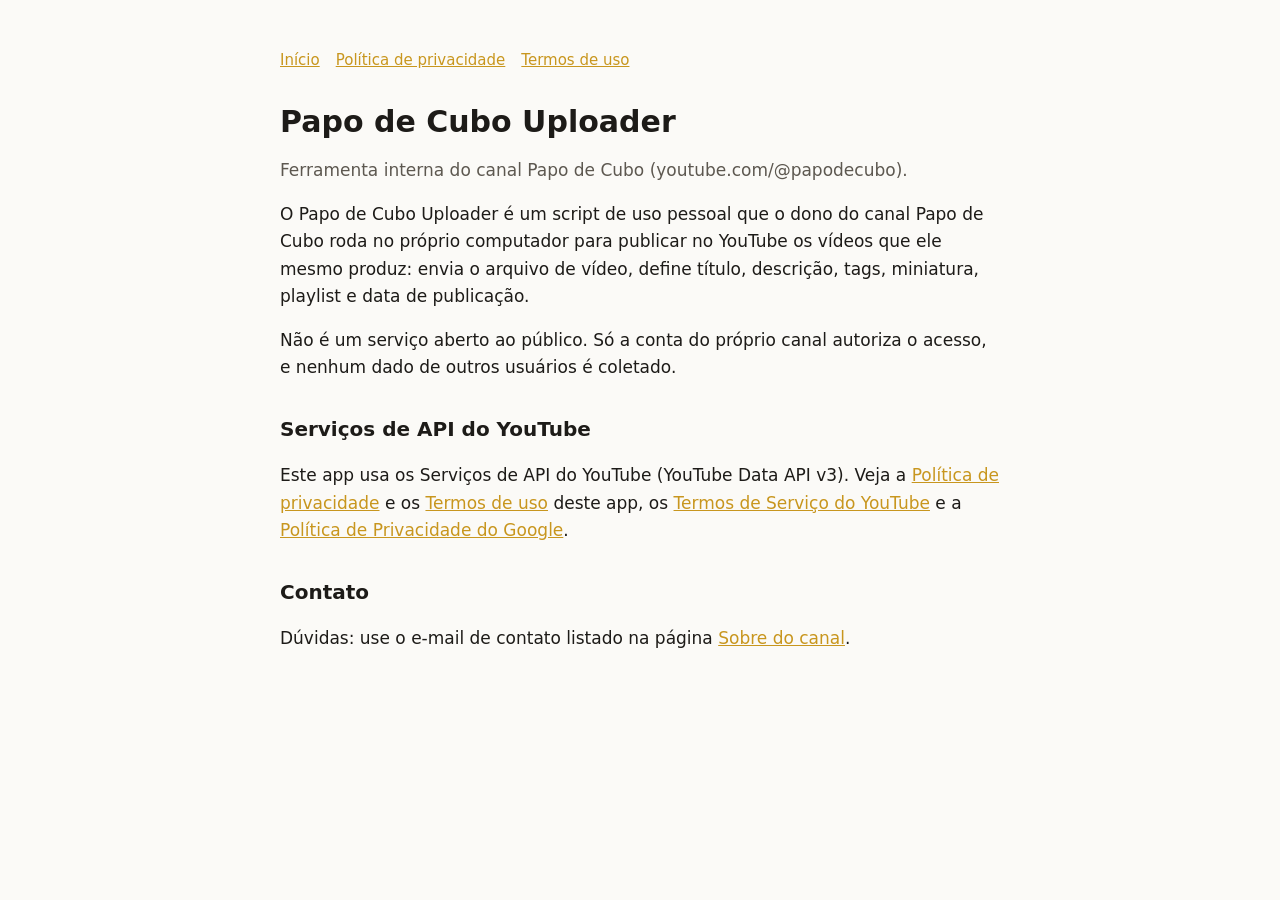
<file: index.html>
<!doctype html><html lang="pt-BR"><head><meta charset="utf-8"><meta name="viewport" content="width=device-width,initial-scale=1"><title>Papo de Cubo Uploader</title><link rel="stylesheet" href="style.css"></head><body><main>
<nav><a href="index.html">Início</a><a href="privacy.html">Política de privacidade</a><a href="terms.html">Termos de uso</a></nav>
<h1>Papo de Cubo Uploader</h1>
<p class="mut">Ferramenta interna do canal Papo de Cubo (youtube.com/@papodecubo).</p>
<p>O Papo de Cubo Uploader é um script de uso pessoal que o dono do canal Papo de Cubo roda no próprio computador para publicar no YouTube os vídeos que ele mesmo produz: envia o arquivo de vídeo, define título, descrição, tags, miniatura, playlist e data de publicação.</p>
<p>Não é um serviço aberto ao público. Só a conta do próprio canal autoriza o acesso, e nenhum dado de outros usuários é coletado.</p>
<h2>Serviços de API do YouTube</h2>
<p>Este app usa os Serviços de API do YouTube (YouTube Data API v3). Veja a <a href="privacy.html">Política de privacidade</a> e os <a href="terms.html">Termos de uso</a> deste app, os <a href="https://www.youtube.com/t/terms">Termos de Serviço do YouTube</a> e a <a href="https://policies.google.com/privacy">Política de Privacidade do Google</a>.</p>
<h2>Contato</h2>
<p>Dúvidas: use o e-mail de contato listado na página <a href="https://www.youtube.com/@papodecubo/about">Sobre do canal</a>.</p>
</main></body></html>
</file>
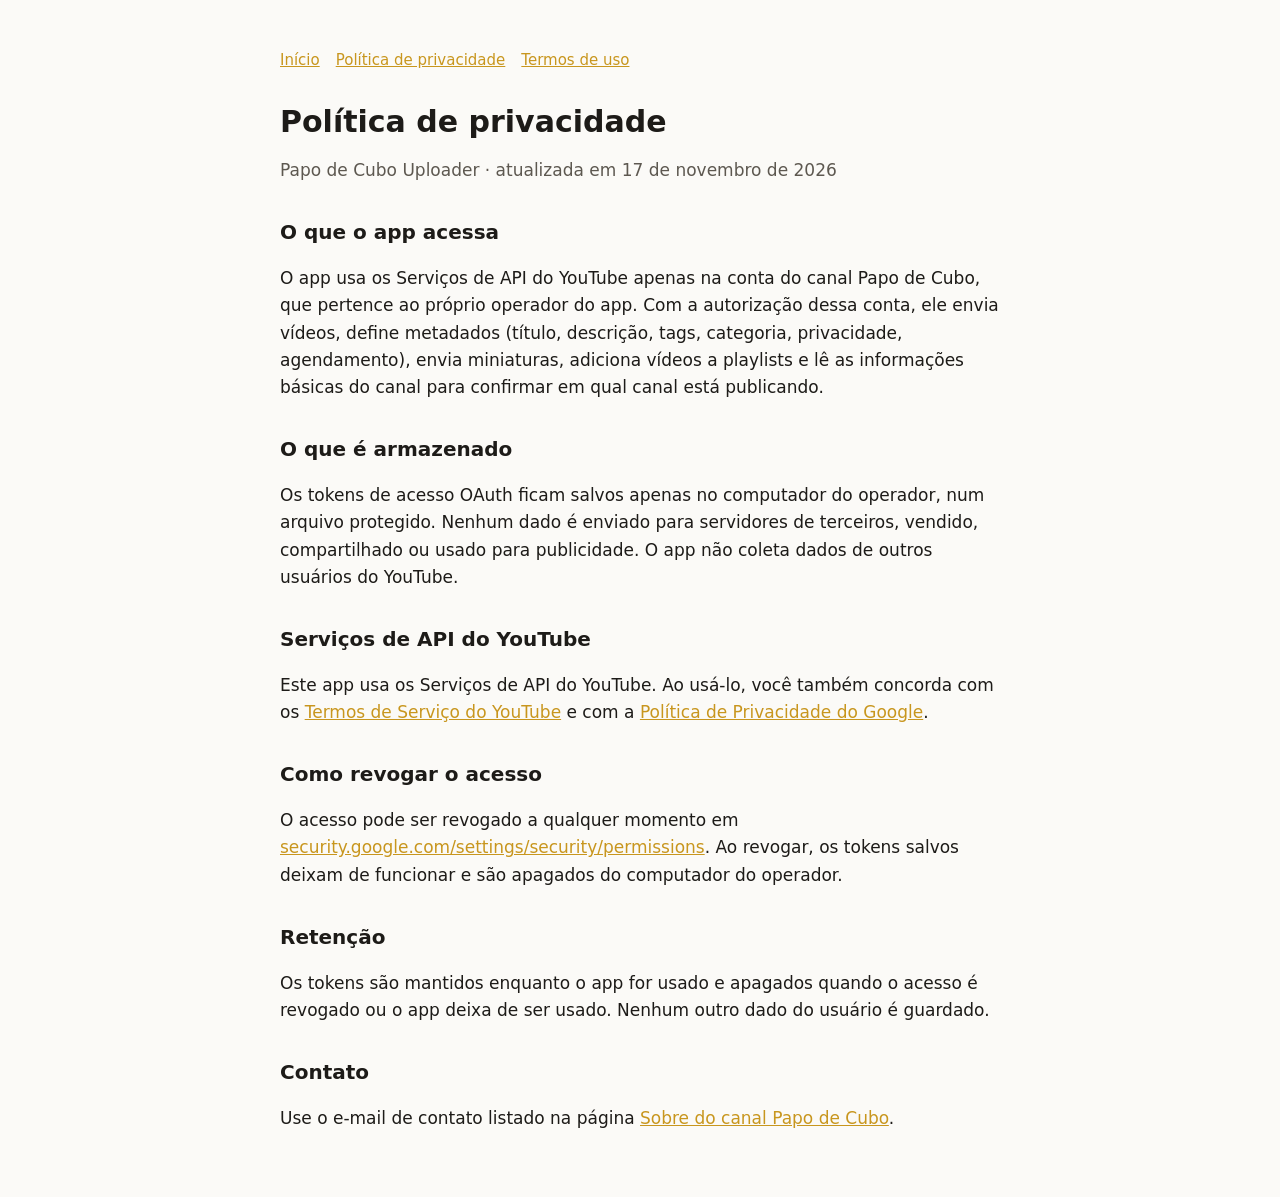
<file: privacy.html>
<!doctype html><html lang="pt-BR"><head><meta charset="utf-8"><meta name="viewport" content="width=device-width,initial-scale=1"><title>Política de privacidade</title><link rel="stylesheet" href="style.css"></head><body><main>
<nav><a href="index.html">Início</a><a href="privacy.html">Política de privacidade</a><a href="terms.html">Termos de uso</a></nav>
<h1>Política de privacidade</h1>
<p class="mut">Papo de Cubo Uploader · atualizada em 17 de novembro de 2026</p>
<h2>O que o app acessa</h2>
<p>O app usa os Serviços de API do YouTube apenas na conta do canal Papo de Cubo, que pertence ao próprio operador do app. Com a autorização dessa conta, ele envia vídeos, define metadados (título, descrição, tags, categoria, privacidade, agendamento), envia miniaturas, adiciona vídeos a playlists e lê as informações básicas do canal para confirmar em qual canal está publicando.</p>
<h2>O que é armazenado</h2>
<p>Os tokens de acesso OAuth ficam salvos apenas no computador do operador, num arquivo protegido. Nenhum dado é enviado para servidores de terceiros, vendido, compartilhado ou usado para publicidade. O app não coleta dados de outros usuários do YouTube.</p>
<h2>Serviços de API do YouTube</h2>
<p>Este app usa os Serviços de API do YouTube. Ao usá-lo, você também concorda com os <a href="https://www.youtube.com/t/terms">Termos de Serviço do YouTube</a> e com a <a href="https://policies.google.com/privacy">Política de Privacidade do Google</a>.</p>
<h2>Como revogar o acesso</h2>
<p>O acesso pode ser revogado a qualquer momento em <a href="https://security.google.com/settings/security/permissions">security.google.com/settings/security/permissions</a>. Ao revogar, os tokens salvos deixam de funcionar e são apagados do computador do operador.</p>
<h2>Retenção</h2>
<p>Os tokens são mantidos enquanto o app for usado e apagados quando o acesso é revogado ou o app deixa de ser usado. Nenhum outro dado do usuário é guardado.</p>
<h2>Contato</h2>
<p>Use o e-mail de contato listado na página <a href="https://www.youtube.com/@papodecubo/about">Sobre do canal Papo de Cubo</a>.</p>
</main></body></html>
</file>
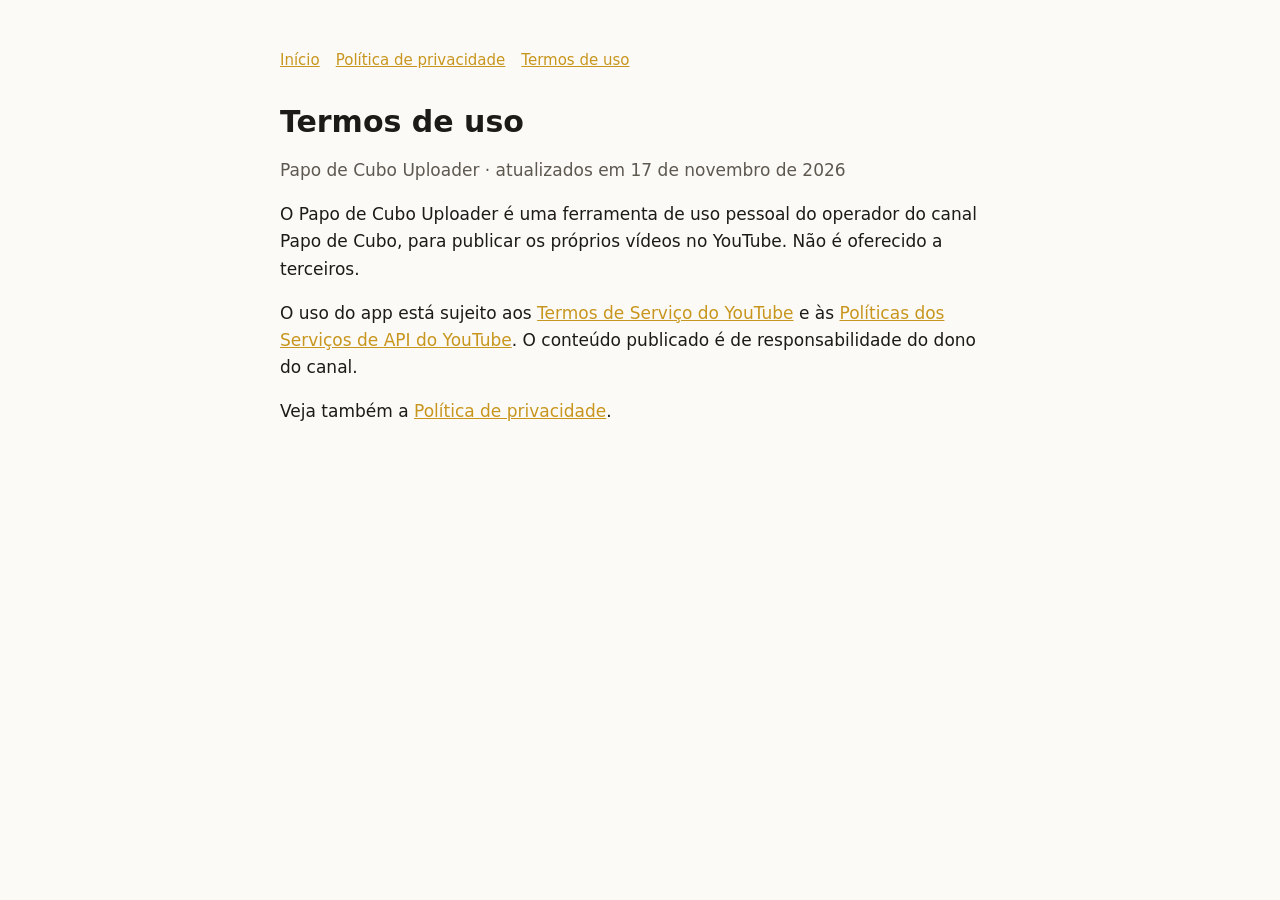
<file: terms.html>
<!doctype html><html lang="pt-BR"><head><meta charset="utf-8"><meta name="viewport" content="width=device-width,initial-scale=1"><title>Termos de uso</title><link rel="stylesheet" href="style.css"></head><body><main>
<nav><a href="index.html">Início</a><a href="privacy.html">Política de privacidade</a><a href="terms.html">Termos de uso</a></nav>
<h1>Termos de uso</h1>
<p class="mut">Papo de Cubo Uploader · atualizados em 17 de novembro de 2026</p>
<p>O Papo de Cubo Uploader é uma ferramenta de uso pessoal do operador do canal Papo de Cubo, para publicar os próprios vídeos no YouTube. Não é oferecido a terceiros.</p>
<p>O uso do app está sujeito aos <a href="https://www.youtube.com/t/terms">Termos de Serviço do YouTube</a> e às <a href="https://developers.google.com/youtube/terms/api-services-terms-of-service">Políticas dos Serviços de API do YouTube</a>. O conteúdo publicado é de responsabilidade do dono do canal.</p>
<p>Veja também a <a href="privacy.html">Política de privacidade</a>.</p>
</main></body></html>
</file>
<file: style.css>
:root{--bg:#fbfaf7;--fg:#1d1b18;--mut:#5d5850;--acc:#c8961e}
@media (prefers-color-scheme:dark){:root{--bg:#141311;--fg:#ece8df;--mut:#a39d91;--acc:#e0b54a}}
body{margin:0;background:var(--bg);color:var(--fg);font:17px/1.6 system-ui,-apple-system,Segoe UI,sans-serif}
main{max-width:720px;margin:0 auto;padding:48px 16px}
h1{font-size:30px;line-height:1.2;margin:0 0 8px}h2{font-size:20px;margin:32px 0 8px}
p,li{color:var(--fg)}small,.mut{color:var(--mut)}a{color:var(--acc)}
nav{display:flex;gap:16px;margin-bottom:32px;font-size:15px}
</file>
